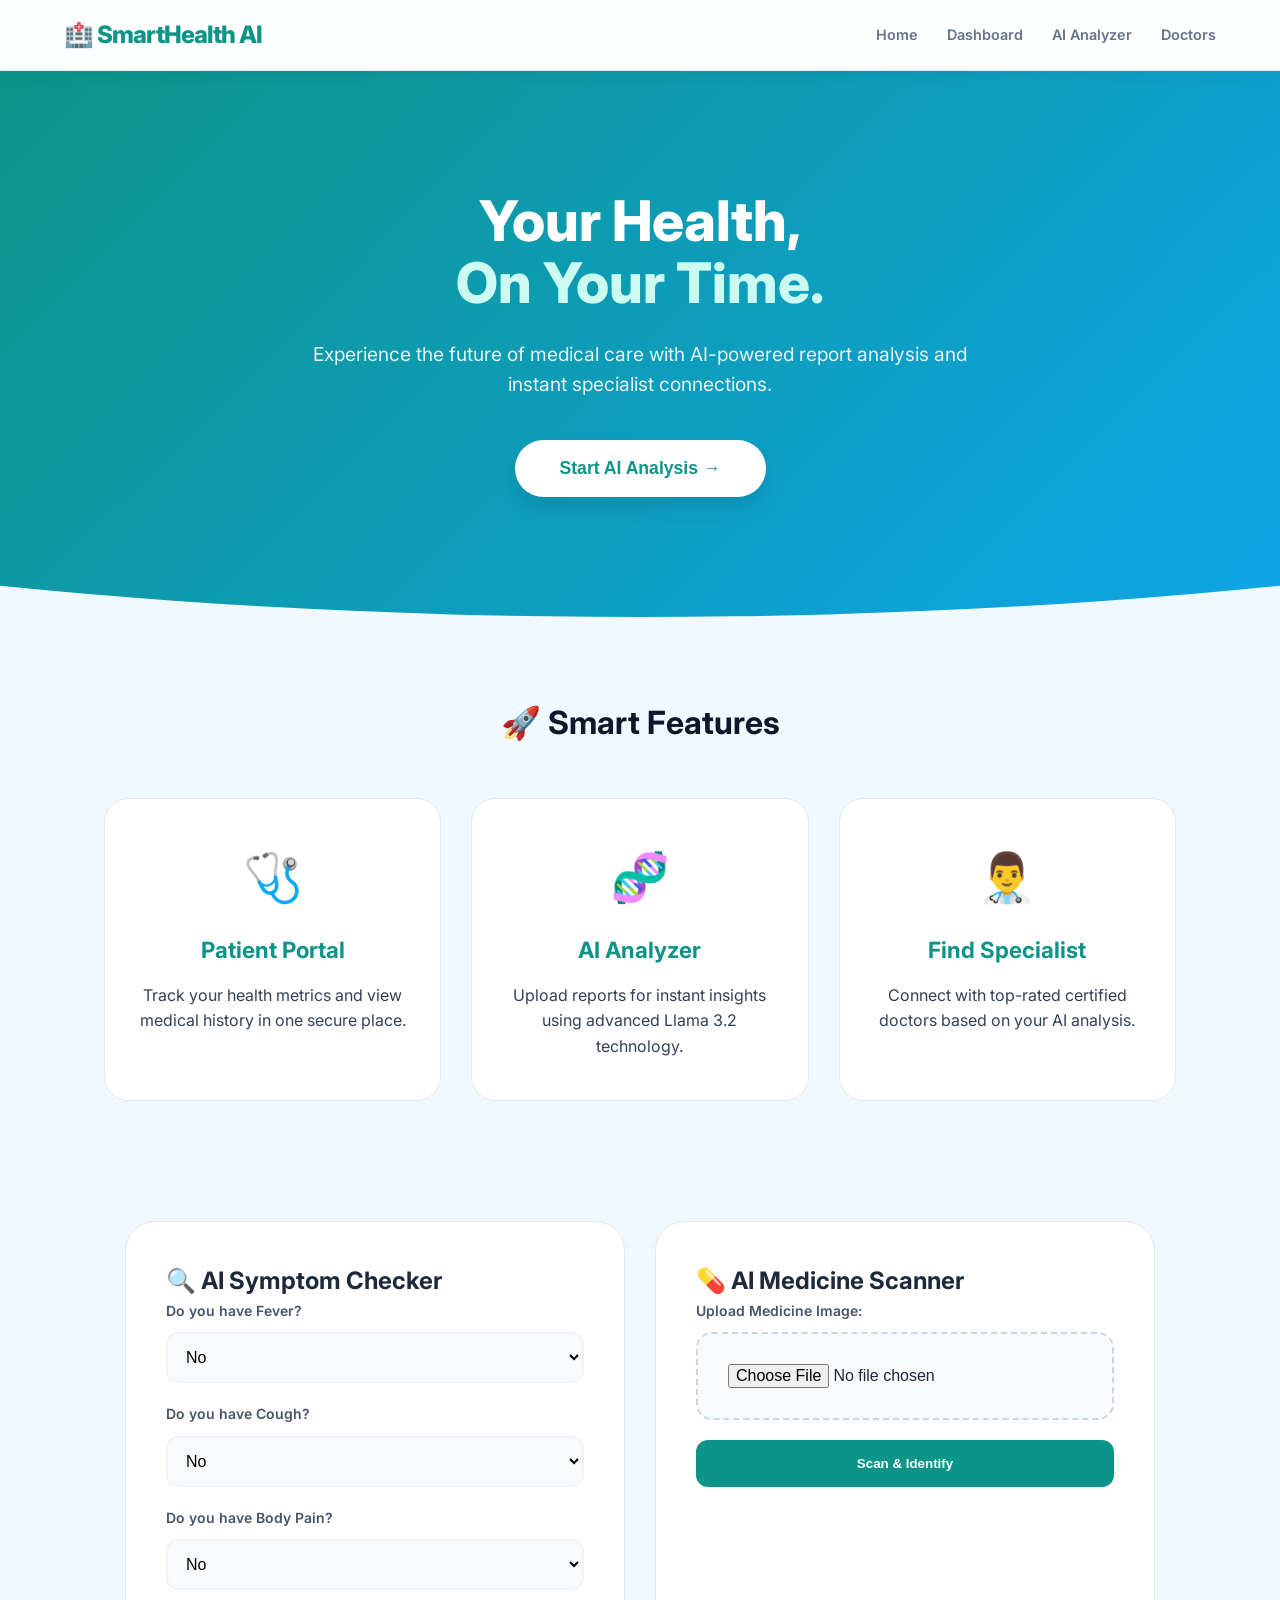
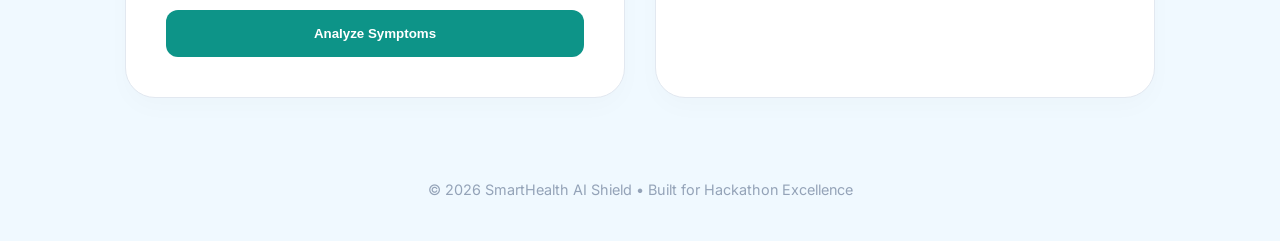
<file: templates/index.html>
<!DOCTYPE html>
<html lang="en">
<head>
    <meta charset="UTF-8">
    <meta name="viewport" content="width=device-width, initial-scale=1.0">
    <title>SmartHealth AI Shield | Future of Healthcare</title>
    
    <link href="https://fonts.googleapis.com/css2?family=Inter:wght@400;600;800&display=swap" rel="stylesheet">
    
    <link rel="stylesheet" href="/static/style.css">
</head>
<body>

    <header>
        <div class="logo">🏥 SmartHealth AI</div>
        <nav>
            <a href="/">Home</a>
            <a href="/patient-dashboard">Dashboard</a>
            <a href="/report-analyzer">AI Analyzer</a>
            <a href="/find-doctor">Doctors</a>
        </nav>
    </header>

    <section class="hero">
        <div class="hero-content">
            <h2>Your Health, <br><span>On Your Time.</span></h2>
            <p>Experience the future of medical care with AI-powered report analysis and instant specialist connections.</p>
            <button class="btn-primary" onclick="window.location.href='/report-analyzer'">Start AI Analysis →</button>
        </div>
    </section>

    <section class="dashboard-links">
        <h2 class="section-title">🚀 Smart Features</h2>
        <div class="links-grid">
            <a href="/patient-dashboard" class="link-card">
                <div class="icon">🩺</div>
                <h3>Patient Portal</h3>
                <p>Track your health metrics and view medical history in one secure place.</p>
            </a>
            <a href="/report-analyzer" class="link-card">
                <div class="icon">🧬</div>
                <h3>AI Analyzer</h3>
                <p>Upload reports for instant insights using advanced Llama 3.2 technology.</p>
            </a>
            <a href="/find-doctor" class="link-card">
                <div class="icon">👨‍⚕️</div>
                <h3>Find Specialist</h3>
                <p>Connect with top-rated certified doctors based on your AI analysis.</p>
            </a>
        </div>
    </section>

    <div class="form-container">
        <section class="ai-checker">
            <h2>🔍 AI Symptom Checker</h2>
            <form id="symptomForm">
                <div class="form-group">
                    <label>Do you have Fever?</label>
                    <select name="fever" required>
                        <option value="0">No</option>
                        <option value="1">Yes</option>
                    </select>
                </div>
                <div class="form-group">
                    <label>Do you have Cough?</label>
                    <select name="cough" required>
                        <option value="0">No</option>
                        <option value="1">Yes</option>
                    </select>
                </div>
                <div class="form-group">
                    <label>Do you have Body Pain?</label>
                    <select name="bodypain" required>
                        <option value="0">No</option>
                        <option value="1">Yes</option>
                    </select>
                </div>
                <button type="submit" class="btn-submit">Analyze Symptoms</button>
            </form>
            <div id="result" class="result-box">Waiting for input...</div>
        </section>

        <section class="medicine-scanner">
            <h2>💊 AI Medicine Scanner</h2>
            <form id="medicineForm" enctype="multipart/form-data">
                <div class="form-group">
                    <label>Upload Medicine Image:</label>
                    <input type="file" name="image" id="medicineImage" accept="image/*" required>
                </div>
                <button type="submit" class="btn-submit secondary">Scan & Identify</button>
            </form>
            <div id="medicineResult" class="result-box">No scan data yet.</div>
        </section>
    </div>

    <footer>
        &copy; 2026 SmartHealth AI Shield • Built for Hackathon Excellence
    </footer>

    <script>
        // Symptom logic
        document.getElementById('symptomForm').addEventListener('submit', async (e) => {
            e.preventDefault();
            const formData = new FormData(e.target);
            const resBox = document.getElementById('result');
            resBox.style.display = "block";
            resBox.innerText = "Analyzing...";
            try {
                const response = await fetch('/predict', { method: 'POST', body: formData });
                const data = await response.json();
                resBox.innerHTML = `<strong>Likely Condition:</strong> ${data.disease}`;
            } catch (error) {
                resBox.innerText = "Error analyzing symptoms.";
            }
        });

        // Medicine scanner logic
        document.getElementById('medicineForm').addEventListener('submit', async (e) => {
            e.preventDefault();
            const formData = new FormData(e.target);
            const medBox = document.getElementById('medicineResult');
            medBox.style.display = "block";
            medBox.innerText = "Scanning Image...";
            try {
                const response = await fetch('/scan_medicine', { method: 'POST', body: formData });
                const data = await response.json();
                medBox.innerHTML = `<strong>Result:</strong> ${data.result}<br><small>Warning: ${data.expiry_warning}</small>`;
            } catch (error) {
                medBox.innerText = "Error scanning medicine.";
            }
        });
    </script>
</body>
</html>
</file>
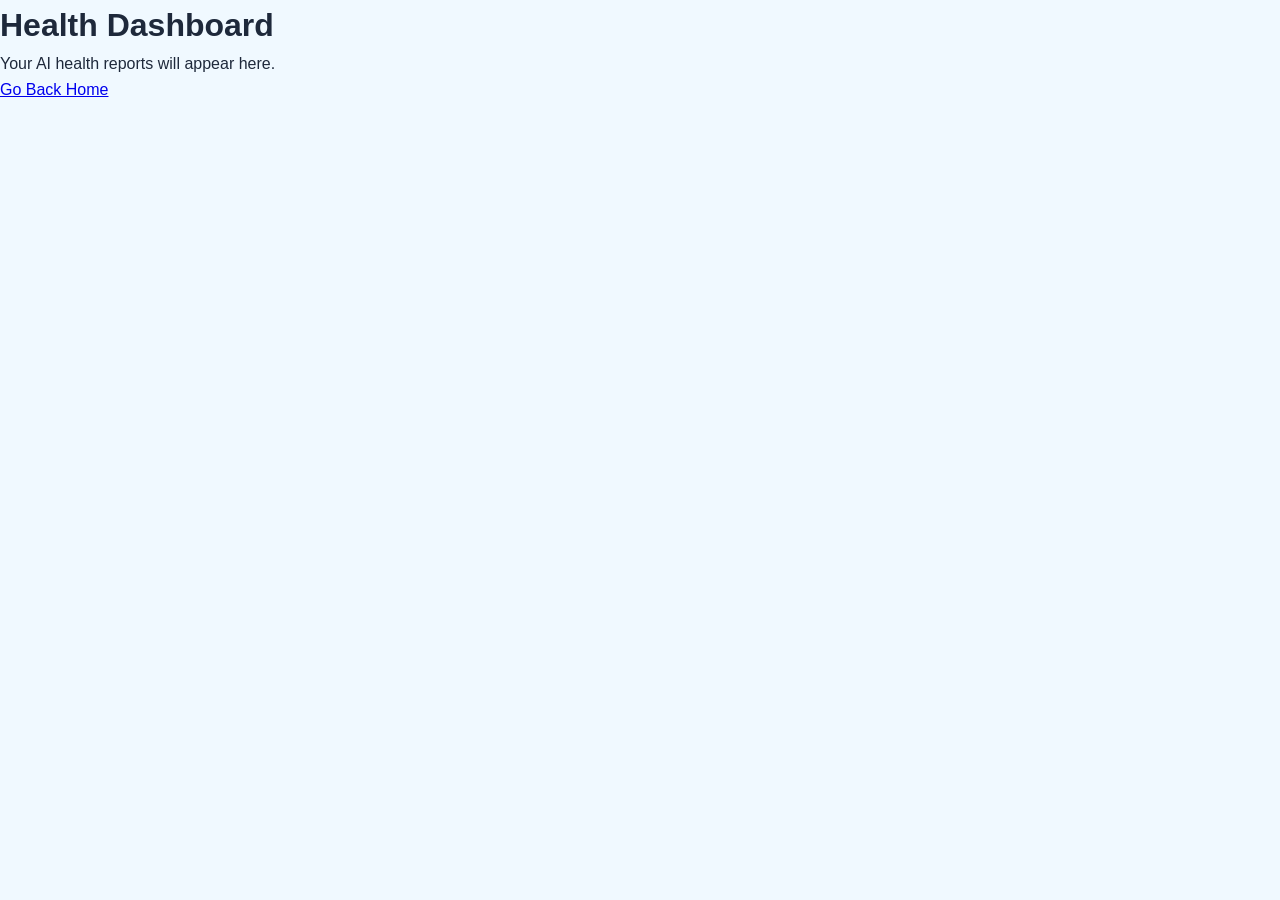
<file: templates/dashboard.html>
<!DOCTYPE html>
<html>
<head>
<title>Dashboard</title>
<link rel="stylesheet" href="/static/style.css">
</head>

<body>

<h1>Health Dashboard</h1>

<p>Your AI health reports will appear here.</p>

<a href="/">Go Back Home</a>

</body>
</html>
</file>
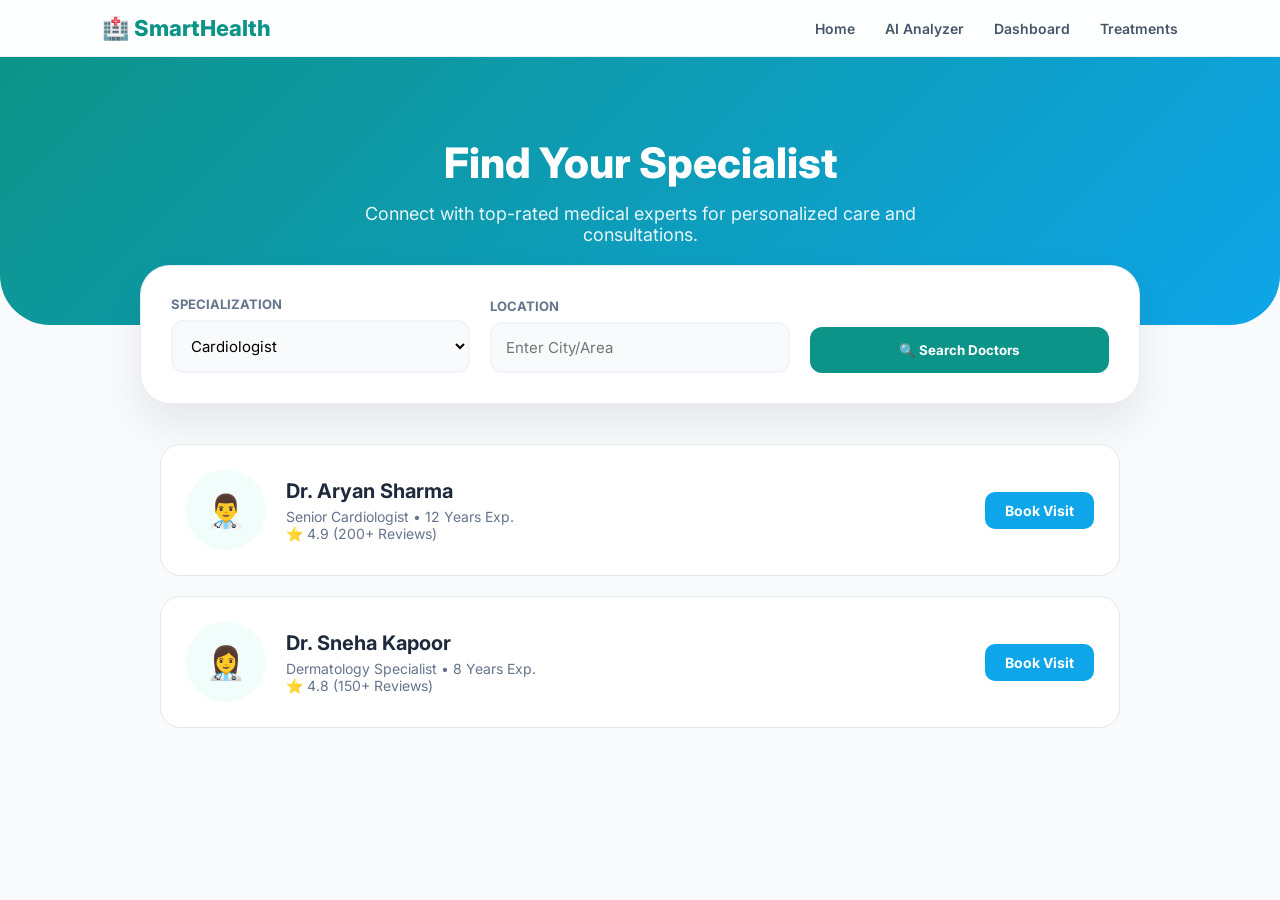
<file: templates/find_doctor.html>
<!DOCTYPE html>
<html lang="en">
<head>
    <meta charset="UTF-8">
    <meta name="viewport" content="width=device-width, initial-scale=1.0">
    <title>Find a Doctor - SmartHealth</title>
    
    <link href="https://fonts.googleapis.com/css2?family=Inter:wght@400;600;800&display=swap" rel="stylesheet">

    <style>
        /* --- GLOBAL STYLES --- */
        * { margin: 0; padding: 0; box-sizing: border-box; font-family: 'Inter', sans-serif; }
        body { background-color: #f8fafc; color: #1e293b; }

        /* --- PREMIUM NAVBAR --- */
        nav.navbar {
            background: rgba(255, 255, 255, 0.85);
            backdrop-filter: blur(12px);
            padding: 15px 8%;
            display: flex;
            justify-content: space-between;
            align-items: center;
            position: sticky;
            top: 0;
            z-index: 1000;
            border-bottom: 1px solid rgba(13, 148, 136, 0.1);
        }
        .logo { font-size: 22px; font-weight: 800; color: #0d9488; }
        .nav-links { display: flex; list-style: none; gap: 30px; }
        .nav-links a { text-decoration: none; color: #475569; font-weight: 600; font-size: 14px; transition: 0.3s; }
        .nav-links a:hover { color: #0d9488; }

        /* --- MODERN HERO SECTION --- */
        .hero {
            background: linear-gradient(135deg, #0d9488 0%, #0ea5e9 100%);
            padding: 80px 20px;
            text-align: center;
            color: white;
            border-bottom-left-radius: 50px;
            border-bottom-right-radius: 50px;
        }
        .hero h1 { font-size: 42px; font-weight: 800; margin-bottom: 15px; }
        .hero p { font-size: 18px; opacity: 0.9; font-weight: 400; max-width: 600px; margin: 0 auto; }

        /* --- SEARCH BOX (Floating Card) --- */
        .search-container {
            max-width: 1000px;
            margin: -60px auto 40px;
            padding: 30px;
            background: white;
            border-radius: 30px;
            box-shadow: 0 20px 40px rgba(0,0,0,0.08);
            border: 1px solid rgba(226, 232, 240, 0.8);
        }
        .search-grid {
            display: grid;
            grid-template-columns: repeat(auto-fit, minmax(200px, 1fr));
            gap: 20px;
            align-items: end;
        }
        .input-group label {
            display: block;
            font-size: 13px;
            font-weight: 700;
            color: #64748b;
            margin-bottom: 8px;
            text-transform: uppercase;
        }
        select, input {
            width: 100%;
            padding: 14px;
            border-radius: 12px;
            border: 2px solid #f1f5f9;
            background: #f8fafc;
            font-size: 15px;
            transition: 0.3s;
        }
        select:focus, input:focus { border-color: #0d9488; outline: none; background: white; }

        .search-btn {
            background: #0d9488;
            color: white;
            padding: 15px;
            border: none;
            border-radius: 12px;
            font-weight: 700;
            cursor: pointer;
            transition: 0.3s;
        }
        .search-btn:hover { background: #0f172a; transform: translateY(-2px); }

        /* --- DOCTOR LISTING --- */
        .results-section { max-width: 1000px; margin: 40px auto; padding: 0 20px; }
        .doctor-card {
            background: white;
            padding: 25px;
            border-radius: 20px;
            display: flex;
            align-items: center;
            gap: 20px;
            margin-bottom: 20px;
            border: 1px solid #e2e8f0;
            transition: 0.3s;
        }
        .doctor-card:hover { transform: scale(1.01); box-shadow: 0 10px 20px rgba(0,0,0,0.05); }
        
        .doc-avatar {
            width: 80px; height: 80px;
            background: #f0fdfa;
            border-radius: 50%;
            display: flex; align-items: center; justify-content: center;
            font-size: 32px;
        }
        .doc-info h3 { font-size: 20px; color: #1e293b; margin-bottom: 5px; }
        .doc-info p { color: #64748b; font-size: 14px; }
        .book-now {
            margin-left: auto;
            background: #0ea5e9;
            color: white;
            padding: 10px 20px;
            border-radius: 10px;
            text-decoration: none;
            font-weight: 700;
            font-size: 14px;
        }
    </style>
</head>
<body>

    <nav class="navbar">
        <div class="logo">🏥 SmartHealth</div>
        <ul class="nav-links">
            <li><a href="/">Home</a></li>
            <li><a href="/report-analyzer">AI Analyzer</a></li>
            <li><a href="/patient-dashboard">Dashboard</a></li>
            <li><a href="/treatments">Treatments</a></li>
        </ul>
    </nav>

    <div class="hero">
        <h1>Find Your Specialist</h1>
        <p>Connect with top-rated medical experts for personalized care and consultations.</p>
    </div>

    <div class="search-container">
        <div class="search-grid">
            <div class="input-group">
                <label>Specialization</label>
                <select id="specialty">
                    <option>Cardiologist</option>
                    <option>Dermatologist</option>
                    <option>Neurologist</option>
                    <option>Pediatrician</option>
                </select>
            </div>
            <div class="input-group">
                <label>Location</label>
                <input type="text" placeholder="Enter City/Area">
            </div>
            <button class="search-btn">🔍 Search Doctors</button>
        </div>
    </div>

    <div class="results-section">
        <div class="doctor-card">
            <div class="doc-avatar">👨‍⚕️</div>
            <div class="doc-info">
                <h3>Dr. Aryan Sharma</h3>
                <p>Senior Cardiologist • 12 Years Exp.</p>
                <p>⭐ 4.9 (200+ Reviews)</p>
            </div>
            <a href="#" class="book-now">Book Visit</a>
        </div>

        <div class="doctor-card">
            <div class="doc-avatar">👩‍⚕️</div>
            <div class="doc-info">
                <h3>Dr. Sneha Kapoor</h3>
                <p>Dermatology Specialist • 8 Years Exp.</p>
                <p>⭐ 4.8 (150+ Reviews)</p>
            </div>
            <a href="#" class="book-now">Book Visit</a>
        </div>
    </div>

</body>
</html>
</file>
<file: static/style.css>
/* MEDICAL THEME - TRUST & CLEANLINESS */
* { margin: 0; padding: 0; box-sizing: border-box; }

body { 
    font-family: 'Inter', sans-serif; 
    line-height: 1.6; 
    color: #1e293b; 
    background-color: #f0f9ff; 
}

/* --- HEADER --- */
header { 
    background: rgba(255, 255, 255, 0.9); 
    backdrop-filter: blur(10px);
    padding: 1rem 5%; 
    position: sticky;
    top: 0;
    z-index: 1000;
    display: flex;
    justify-content: space-between;
    align-items: center;
    border-bottom: 1px solid rgba(13, 148, 136, 0.1);
    box-shadow: 0 4px 15px rgba(0,0,0,0.05);
}

.logo { font-size: 1.5rem; font-weight: 800; color: #0d9488; letter-spacing: -1px; }

nav a { 
    color: #64748b; 
    margin-left: 25px; 
    text-decoration: none; 
    font-weight: 600; 
    font-size: 0.9rem;
    transition: 0.3s;
}
nav a:hover { color: #0d9488; }

/* --- HERO --- */
.hero { 
    background: linear-gradient(135deg, #0d9488 0%, #0ea5e9 100%); 
    color: white; 
    padding: 120px 20px; 
    text-align: center;
    clip-path: ellipse(150% 100% at 50% 0%);
}

.hero h2 { font-size: 3.5rem; font-weight: 800; line-height: 1.1; margin-bottom: 1.5rem; }
.hero h2 span { color: #ccfbf1; }
.hero p { font-size: 1.2rem; opacity: 0.9; max-width: 700px; margin: 0 auto 2.5rem; }

.btn-primary { 
    background: white; 
    color: #0d9488; 
    padding: 18px 45px; 
    border: none; 
    border-radius: 50px;
    font-size: 1.1rem;
    font-weight: 800;
    cursor: pointer;
    box-shadow: 0 10px 20px rgba(0,0,0,0.1);
    transition: 0.3s;
}
.btn-primary:hover { transform: translateY(-5px); box-shadow: 0 15px 30px rgba(0,0,0,0.2); }

/* --- CARDS --- */
.dashboard-links { padding: 80px 5%; max-width: 1200px; margin: 0 auto; }
.section-title { text-align: center; margin-bottom: 50px; font-size: 2rem; color: #0f172a; }

.links-grid { display: grid; grid-template-columns: repeat(auto-fit, minmax(280px, 1fr)); gap: 30px; }

.link-card {
    background: white;
    padding: 40px 30px;
    border-radius: 24px;
    text-decoration: none;
    color: #334155;
    transition: 0.4s cubic-bezier(0.4, 0, 0.2, 1);
    border: 1px solid #e2e8f0;
    text-align: center;
}

.link-card:hover { transform: translateY(-12px); border-color: #0d9488; box-shadow: 0 25px 50px -12px rgba(13, 148, 136, 0.15); }
.link-card .icon { font-size: 3rem; margin-bottom: 1rem; }
.link-card h3 { color: #0d9488; margin-bottom: 15px; font-size: 1.4rem; }

/* --- FORMS --- */
.form-container { display: flex; flex-wrap: wrap; gap: 30px; justify-content: center; padding: 40px 5%; }

.ai-checker, .medicine-scanner {
    background: white;
    padding: 40px;
    width: 100%;
    max-width: 500px;
    border-radius: 30px;
    border: 1px solid #e2e8f0;
    box-shadow: 0 10px 25px rgba(0,0,0,0.02);
}

.form-group { margin-bottom: 20px; }
label { display: block; font-weight: 600; margin-bottom: 8px; font-size: 0.9rem; color: #475569; }

select, input {
    width: 100%;
    padding: 14px;
    border-radius: 12px;
    border: 2px solid #f1f5f9;
    background: #f8fafc;
    font-size: 1rem;
    transition: 0.3s;
}
select:focus { border-color: #0d9488; outline: none; background: white; }

.btn-submit {
    width: 100%;
    padding: 16px;
    border-radius: 12px;
    border: none;
    background: #0d9488;
    color: white;
    font-weight: 700;
    cursor: pointer;
    transition: 0.3s;
}
.btn-submit:hover { background: #0b7a6f; transform: scale(1.02); }

.result-box {
    margin-top: 20px;
    padding: 15px;
    background: #f0fdfa;
    border-left: 5px solid #0d9488;
    border-radius: 10px;
    display: none;
}

footer { padding: 40px; text-align: center; color: #94a3b8; font-size: 0.9rem; }

/* --- AI ANALYSIS OUTPUT STYLING --- */
.result-box {
    line-height: 1.8;
    color: #1e293b;
    text-align: left;
}

/* Bullet points ko cards mein badalna */
.result-box ul {
    list-style: none;
    padding: 0;
}

.result-box li {
    background: white;
    margin-bottom: 12px;
    padding: 15px;
    border-radius: 12px;
    border-left: 5px solid #e2e8f0;
    box-shadow: 0 2px 4px rgba(0,0,0,0.05);
}

/* Color Coding based on keywords */
.result-box b, .result-box strong {
    color: #0d9488;
}

/* CRITICAL - RED BORDER */
.result-box li:has(span.critical), 
.result-box li:contains("CRITICAL"),
.result-box li:has(b:contains("High")) {
    border-left: 6px solid #ef4444 !important;
    background: #fef2f2;
}

/* WARNING/MEDIUM - YELLOW BORDER */
.result-box li:contains("Medium"),
.result-box li:contains("Warning"),
.result-box li:contains("Abnormal") {
    border-left: 6px solid #f59e0b !important;
    background: #fffbeb;
}

/* NORMAL - GREEN BORDER */
.result-box li:contains("Normal"),
.result-box li:contains("Low") {
    border-left: 6px solid #10b981 !important;
    background: #f0fdf4;
}

/* --- AI ANALYSIS OUTPUT STYLING --- */
.result-box {
    line-height: 1.8;
    color: #1e293b;
    text-align: left;
}

/* Bullet points ko cards mein badalna */
.result-box ul {
    list-style: none;
    padding: 0;
}

.result-box li {
    background: white;
    margin-bottom: 12px;
    padding: 15px;
    border-radius: 12px;
    border-left: 5px solid #e2e8f0;
    box-shadow: 0 2px 4px rgba(0,0,0,0.05);
}

/* Color Coding based on keywords */
.result-box b, .result-box strong {
    color: #0d9488;
}

/* CRITICAL - RED BORDER */
.result-box li:has(span.critical), 
.result-box li:contains("CRITICAL"),
.result-box li:has(b:contains("High")) {
    border-left: 6px solid #ef4444 !important;
    background: #fef2f2;
}

/* WARNING/MEDIUM - YELLOW BORDER */
.result-box li:contains("Medium"),
.result-box li:contains("Warning"),
.result-box li:contains("Abnormal") {
    border-left: 6px solid #f59e0b !important;
    background: #fffbeb;
}

/* NORMAL - GREEN BORDER */
.result-box li:contains("Normal"),
.result-box li:contains("Low") {
    border-left: 6px solid #10b981 !important;
    background: #f0fdf4;
}

/* Headlines styling inside result */
.result-box h3, .result-box h4 {
    margin: 20px 0 10px;
    color: #0d9488;
    border-bottom: 2px solid #f0f9ff;
    padding-bottom: 5px;
}

.critical-card { border-left-color: #ef4444 !important; background-color: #fef2f2 !important; }
.warning-card { border-left-color: #f59e0b !important; background-color: #fffbeb !important; }
.normal-card { border-left-color: #10b981 !important; background-color: #f0fdf4 !important; }

/* --- UPDATED PROFESSIONAL HEADER --- */
nav.navbar {
    background: rgba(255, 255, 255, 0.8) !important;
    backdrop-filter: blur(15px);
    border-bottom: 1px solid rgba(13, 148, 136, 0.1);
    padding: 15px 5% !important;
    display: flex;
    justify-content: space-between;
    align-items: center;
    position: sticky;
    top: 0;
    z-index: 1000;
}

nav.navbar .logo {
    color: #0d9488 !important;
    font-size: 24px;
    font-weight: 800;
    letter-spacing: -1px;
}

nav.navbar a {
    color: #475569 !important;
    font-weight: 600;
    transition: 0.3s;
}

nav.navbar a:hover {
    color: #0d9488 !important;
}

/* --- HERO SECTION FOR ANALYZER --- */
.container h1 {
    font-size: 32px;
    font-weight: 800;
    color: #1e293b;
    text-align: center;
    margin-top: 40px;
}

.container p {
    text-align: center;
    color: #64748b;
    margin-bottom: 40px;
}

/* --- BEAUTIFUL UPLOAD BOX --- */
.form-section {
    background: white;
    padding: 40px;
    border-radius: 24px;
    box-shadow: 0 20px 25px -5px rgba(0, 0, 0, 0.05);
    border: 1px solid #f1f5f9;
}

.form-group label {
    font-size: 14px;
    color: #475569;
    margin-bottom: 10px;
}

input[type="file"] {
    background: #f8fafc;
    border: 2px dashed #cbd5e1;
    padding: 30px;
    border-radius: 16px;
    cursor: pointer;
    text-align: center;
    transition: 0.3s;
}

input[type="file"]:hover {
    border-color: #0d9488;
    background: #f0fdfa;
}

/* --- BUTTONS --- */
#analyzeBtn {
    background: linear-gradient(135deg, #0d9488 0%, #0ea5e9 100%);
    padding: 16px;
    font-size: 16px;
    font-weight: 700;
    border-radius: 12px;
    box-shadow: 0 10px 15px -3px rgba(13, 148, 136, 0.3);
    margin-top: 10px;
}

#analyzeBtn:hover {
    transform: translateY(-2px);
    box-shadow: 0 15px 20px -3px rgba(13, 148, 136, 0.4);
}

/* --- SHARE SECTION --- */
.share-section {
    background: #f8fafc;
    border: 1px solid #e2e8f0;
    border-radius: 20px;
    padding: 25px;
}
</file>
